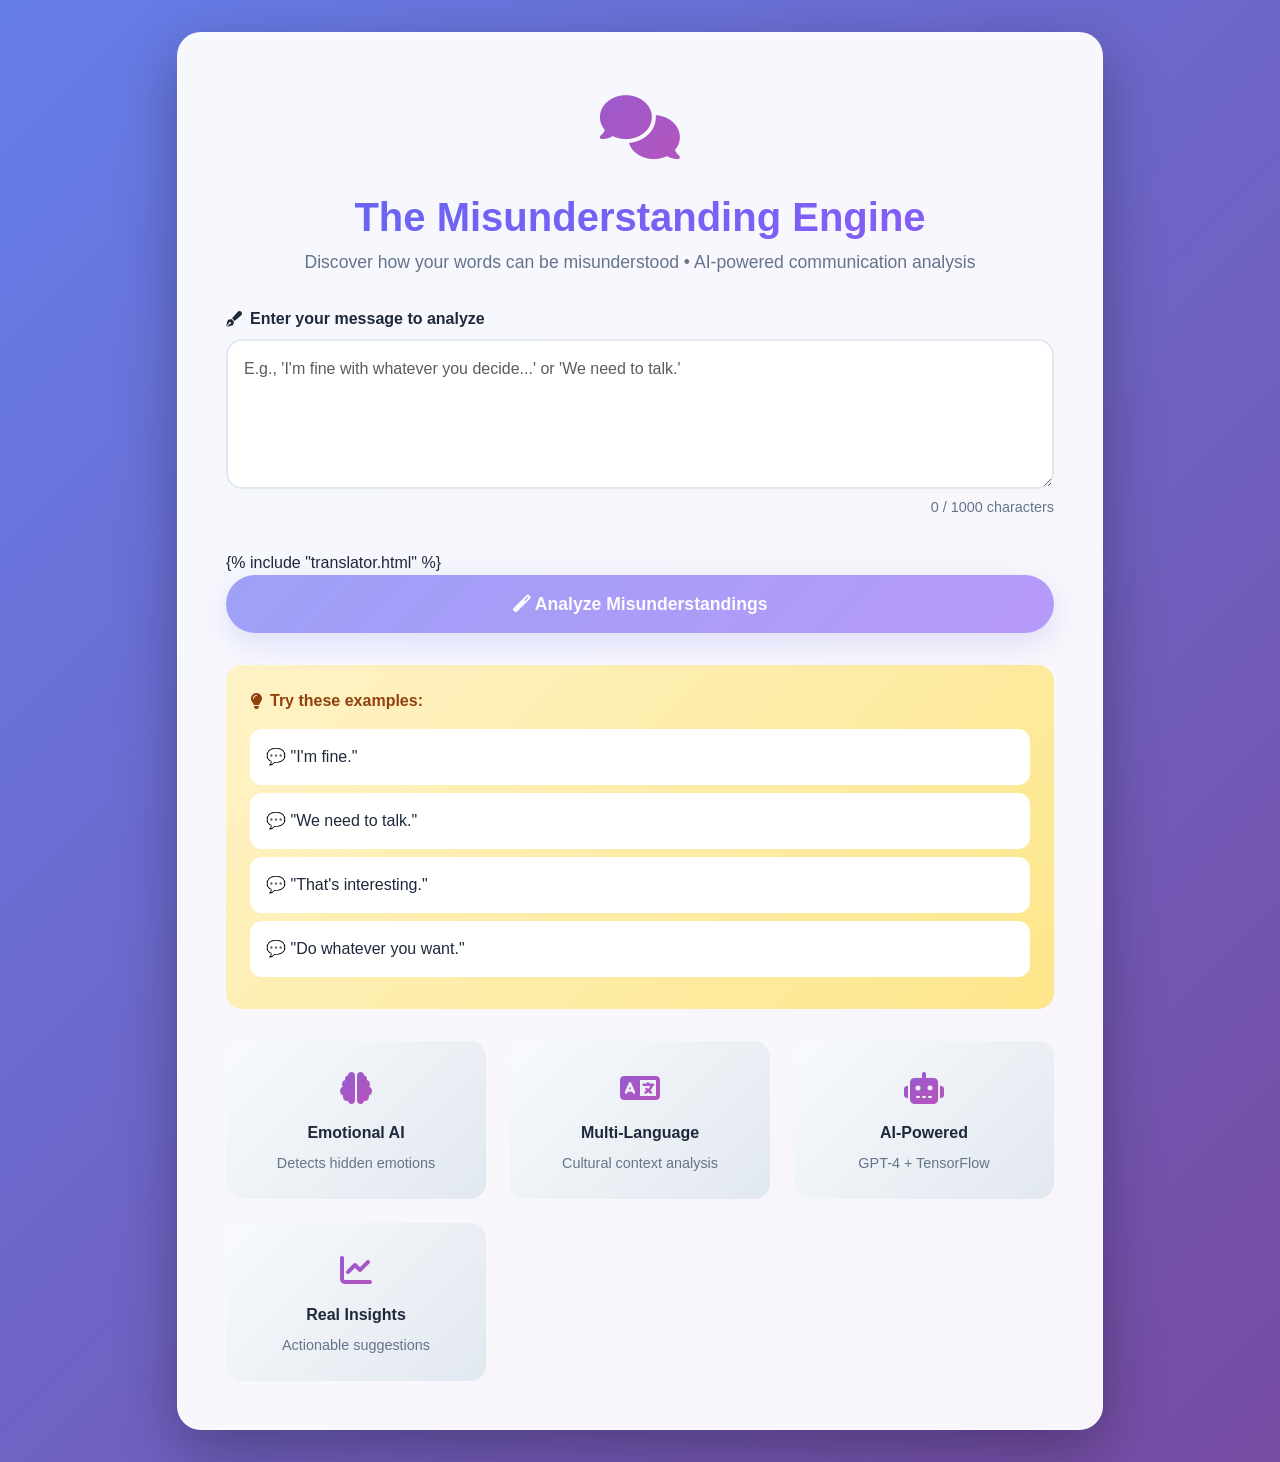
<file: templates/index.html>
<!DOCTYPE html>
<html lang="en">
<head>
    <meta charset="UTF-8">
    <meta name="viewport" content="width=device-width, initial-scale=1.0">
    <title>The Misunderstanding Engine - Decode Communication</title>
    <link href="https://cdnjs.cloudflare.com/ajax/libs/bootstrap/5.3.2/css/bootstrap.min.css" rel="stylesheet">
    <link href="https://cdnjs.cloudflare.com/ajax/libs/font-awesome/6.4.2/css/all.min.css" rel="stylesheet">
    <style>
        :root {
            --primary: #6366f1;
            --secondary: #8b5cf6;
            --accent: #ec4899;
            --dark: #1e293b;
            --light: #f8fafc;
        }

        * {
            margin: 0;
            padding: 0;
            box-sizing: border-box;
        }

        body {
            font-family: 'Inter', -apple-system, BlinkMacSystemFont, 'Segoe UI', sans-serif;
            background: linear-gradient(135deg, #667eea 0%, #764ba2 100%);
            min-height: 100vh;
            color: var(--dark);
        }

        .hero-section {
            min-height: 100vh;
            display: flex;
            align-items: center;
            padding: 2rem 0;
        }

        .glass-card {
            background: rgba(255, 255, 255, 0.95);
            backdrop-filter: blur(10px);
            border-radius: 24px;
            padding: 3rem;
            box-shadow: 0 20px 60px rgba(0, 0, 0, 0.3);
            border: 1px solid rgba(255, 255, 255, 0.5);
        }

        .logo-section {
            text-align: center;
            margin-bottom: 2rem;
        }

        .logo-icon {
            font-size: 4rem;
            background: linear-gradient(135deg, var(--primary), var(--accent));
            -webkit-background-clip: text;
            -webkit-text-fill-color: transparent;
            margin-bottom: 1rem;
            animation: float 3s ease-in-out infinite;
        }

        @keyframes float {
            0%, 100% { transform: translateY(0px); }
            50% { transform: translateY(-10px); }
        }

        h1 {
            font-size: 2.5rem;
            font-weight: 800;
            background: linear-gradient(135deg, var(--primary), var(--secondary));
            -webkit-background-clip: text;
            -webkit-text-fill-color: transparent;
            margin-bottom: 0.5rem;
        }

        .tagline {
            font-size: 1.1rem;
            color: #64748b;
            margin-bottom: 2rem;
        }

        .input-section {
            margin: 2rem 0;
        }

        .form-label {
            font-weight: 600;
            color: var(--dark);
            margin-bottom: 0.5rem;
            display: flex;
            align-items: center;
            gap: 0.5rem;
        }

        textarea.form-control {
            border: 2px solid #e2e8f0;
            border-radius: 16px;
            padding: 1rem;
            font-size: 1rem;
            transition: all 0.3s;
            min-height: 150px;
            resize: vertical;
        }

        textarea.form-control:focus {
            border-color: var(--primary);
            box-shadow: 0 0 0 4px rgba(99, 102, 241, 0.1);
            outline: none;
        }

        .analyze-btn {
            background: linear-gradient(135deg, var(--primary), var(--secondary));
            border: none;
            padding: 1rem 3rem;
            border-radius: 50px;
            color: white;
            font-weight: 600;
            font-size: 1.1rem;
            cursor: pointer;
            transition: all 0.3s;
            box-shadow: 0 10px 30px rgba(99, 102, 241, 0.3);
            width: 100%;
        }

        .analyze-btn:hover {
            transform: translateY(-2px);
            box-shadow: 0 15px 40px rgba(99, 102, 241, 0.4);
        }

        .analyze-btn:active {
            transform: translateY(0);
        }

        .analyze-btn:disabled {
            opacity: 0.6;
            cursor: not-allowed;
        }

        .features-grid {
            display: grid;
            grid-template-columns: repeat(auto-fit, minmax(200px, 1fr));
            gap: 1.5rem;
            margin-top: 2rem;
        }

        .feature-card {
            background: linear-gradient(135deg, #f8fafc, #e2e8f0);
            padding: 1.5rem;
            border-radius: 16px;
            text-align: center;
            transition: all 0.3s;
        }

        .feature-card:hover {
            transform: translateY(-5px);
            box-shadow: 0 10px 30px rgba(0, 0, 0, 0.1);
        }

        .feature-icon {
            font-size: 2rem;
            margin-bottom: 0.5rem;
            background: linear-gradient(135deg, var(--primary), var(--accent));
            -webkit-background-clip: text;
            -webkit-text-fill-color: transparent;
        }

        .feature-title {
            font-weight: 600;
            margin-bottom: 0.5rem;
            color: var(--dark);
        }

        .feature-desc {
            font-size: 0.9rem;
            color: #64748b;
        }

        .example-section {
            margin-top: 2rem;
            padding: 1.5rem;
            background: linear-gradient(135deg, #fef3c7, #fde68a);
            border-radius: 16px;
        }

        .example-title {
            font-weight: 600;
            color: #92400e;
            margin-bottom: 1rem;
            display: flex;
            align-items: center;
            gap: 0.5rem;
        }

        .example-item {
            background: white;
            padding: 1rem;
            border-radius: 12px;
            margin-bottom: 0.5rem;
            cursor: pointer;
            transition: all 0.3s;
        }

        .example-item:hover {
            transform: translateX(5px);
            box-shadow: 0 5px 15px rgba(0, 0, 0, 0.1);
        }

        .loading-spinner {
            display: none;
            text-align: center;
            margin: 1rem 0;
        }

        .spinner {
            border: 3px solid #f3f4f6;
            border-top: 3px solid var(--primary);
            border-radius: 50%;
            width: 40px;
            height: 40px;
            animation: spin 1s linear infinite;
            margin: 0 auto;
        }

        @keyframes spin {
            0% { transform: rotate(0deg); }
            100% { transform: rotate(360deg); }
        }

        .char-count {
            text-align: right;
            font-size: 0.9rem;
            color: #64748b;
            margin-top: 0.5rem;
        }

        @media (max-width: 768px) {
            h1 { font-size: 2rem; }
            .glass-card { padding: 1.5rem; }
            .features-grid { grid-template-columns: 1fr; }
        }
    </style>
</head>
<body>
    <div class="hero-section">
        <div class="container">
            <div class="row justify-content-center">
                <div class="col-lg-10">
                    <div class="glass-card">
                        <!-- Logo & Title -->
                        <div class="logo-section">
                            <div class="logo-icon">
                                <i class="fas fa-comments"></i>
                            </div>
                            <h1>The Misunderstanding Engine</h1>
                            <p class="tagline">
                                Discover how your words can be misunderstood • AI-powered communication analysis
                            </p>
                        </div>

                        <!-- Input Section -->
                        <div class="input-section">
                            <label class="form-label">
                                <i class="fas fa-pen-fancy"></i>
                                Enter your message to analyze
                            </label>
                            <textarea
                                id="textInput"
                                class="form-control"
                                placeholder="E.g., 'I'm fine with whatever you decide...' or 'We need to talk.'"
                                maxlength="1000"
                            ></textarea>
                            <div class="char-count">
                                <span id="charCount">0</span> / 1000 characters
                            </div>
                        </div>

                        {% include "translator.html" %}







                        <!-- Analyze Button -->
                        <button class="analyze-btn" id="analyzeBtn" disabled>
                            <i class="fas fa-magic"></i> Analyze Misunderstandings
                        </button>

                        <!-- Loading Spinner -->
                        <div class="loading-spinner" id="loadingSpinner">
                            <div class="spinner"></div>
                            <p style="margin-top: 1rem; color: #64748b;">Analyzing with AI...</p>
                        </div>

                        <!-- Quick Examples -->
                        <div class="example-section">
                            <div class="example-title">
                                <i class="fas fa-lightbulb"></i>
                                Try these examples:
                            </div>
                            <div class="example-item" onclick="fillExample('I\'m fine.')">
                                💬 "I'm fine."
                            </div>
                            <div class="example-item" onclick="fillExample('We need to talk.')">
                                💬 "We need to talk."
                            </div>
                            <div class="example-item" onclick="fillExample('That\'s interesting.')">
                                💬 "That's interesting."
                            </div>
                            <div class="example-item" onclick="fillExample('Do whatever you want.')">
                                💬 "Do whatever you want."
                            </div>
                        </div>

                        <!-- Features Grid -->
                        <div class="features-grid">
                            <div class="feature-card">
                                <div class="feature-icon">
                                    <i class="fas fa-brain"></i>
                                </div>
                                <div class="feature-title">Emotional AI</div>
                                <div class="feature-desc">Detects hidden emotions</div>
                            </div>
                            <div class="feature-card">
                                <div class="feature-icon">
                                    <i class="fas fa-language"></i>
                                </div>
                                <div class="feature-title">Multi-Language</div>
                                <div class="feature-desc">Cultural context analysis</div>
                            </div>
                            <div class="feature-card">
                                <div class="feature-icon">
                                    <i class="fas fa-robot"></i>
                                </div>
                                <div class="feature-title">AI-Powered</div>
                                <div class="feature-desc">GPT-4 + TensorFlow</div>
                            </div>
                            <div class="feature-card">
                                <div class="feature-icon">
                                    <i class="fas fa-chart-line"></i>
                                </div>
                                <div class="feature-title">Real Insights</div>
                                <div class="feature-desc">Actionable suggestions</div>
                            </div>
                        </div>
                    </div>
                </div>
            </div>
        </div>
    </div>

    <script src="https://cdnjs.cloudflare.com/ajax/libs/bootstrap/5.3.2/js/bootstrap.bundle.min.js"></script>
    <script>
        const textInput = document.getElementById('textInput');
        const charCount = document.getElementById('charCount');
        const analyzeBtn = document.getElementById('analyzeBtn');
        const loadingSpinner = document.getElementById('loadingSpinner');

        // Character counter
        textInput.addEventListener('input', function() {
            charCount.textContent = this.value.length;
            analyzeBtn.disabled = this.value.trim().length === 0;
        });

        // Fill example text
        function fillExample(text) {
            textInput.value = text;
            charCount.textContent = text.length;
            analyzeBtn.disabled = false;
            textInput.focus();
        }

        // Analyze button click
        analyzeBtn.addEventListener('click', async function() {
            const text = textInput.value.trim();

            if (!text) {
                alert('Please enter some text to analyze!');
                return;
            }

            // Show loading
            analyzeBtn.disabled = true;
            loadingSpinner.style.display = 'block';

            try {
                const response = await fetch('/analyze', {
                    method: 'POST',
                    headers: {
                        'Content-Type': 'application/json',
                    },
                    body: JSON.stringify({ text: text })
                });

                const data = await response.json();

                // Store results and redirect to analysis page
                sessionStorage.setItem('analysisResults', JSON.stringify(data));
                window.location.href = '/analysis';

            } catch (error) {
                console.error('Error:', error);
                alert('Oops! Something went wrong. Please try again.');
                loadingSpinner.style.display = 'none';
                analyzeBtn.disabled = false;
            }
        });

        // Enter key to analyze (Ctrl+Enter)
        textInput.addEventListener('keydown', function(e) {
            if (e.key === 'Enter' && e.ctrlKey) {
                analyzeBtn.click();
            }
        });
    </script>
<script>
document.getElementById("translator-btn").addEventListener("click", async () => {
  const srcEl = document.getElementById("translator-input");
  const tgtEl = document.getElementById("translator-target");
  const outEl = document.getElementById("translator-output");
  const analysisOutEl = document.getElementById("translator-analysis-output");

  const mainTextEl = document.getElementById("textInput");
  const charCountEl = document.getElementById("charCount");
  const analyzeBtnEl = document.getElementById("analyzeBtn");

  if (!srcEl || !tgtEl) { alert("Translator controls not found."); return; }

  const text = srcEl.value.trim();
  const target = tgtEl.value;
  if (!text) { alert("Paste text to translate."); return; }
  if (!target) { alert("Select a target language."); return; }

  // Translate-only endpoint (do not auto-analyze)
  try {
    const res = await fetch("/api/translate", {
      method: "POST",
      headers: {"Content-Type": "application/json"},
      body: JSON.stringify({ text, target })
    });
    const j = await res.json();

    if (!res.ok) {
      const err = j.error || j.analysis_error || JSON.stringify(j);
      if (outEl) outEl.textContent = err;
      if (analysisOutEl) { analysisOutEl.style.display = "block"; analysisOutEl.textContent = j.analysis_error || ""; }
      alert("Translation failed: " + err);
      return;
    }

    const payload = j.translation || j;
    const translated = payload.translated_text || payload.translatedText || "";

    // display translated text
    if (outEl) outEl.textContent = translated;
    const box = document.getElementById("translatedOutputBox");
    if (box) box.style.display = translated ? "block" : "none";
    const prov = document.getElementById("translationProvider");
    if (prov) prov.textContent = payload.used_provider || prov.textContent || "MyMemory/Lingo";

    // populate main analysis textarea WITHOUT triggering analysis
    if (mainTextEl && typeof translated === "string") {
      mainTextEl.value = translated;
      if (charCountEl) charCountEl.textContent = translated.length;
      if (analyzeBtnEl) analyzeBtnEl.disabled = translated.trim().length === 0;
    }
    // keep analysis-out cleared for now
    if (analysisOutEl) { analysisOutEl.style.display = "none"; analysisOutEl.textContent = ""; }

  } catch (e) {
    console.error("Translation error:", e);
    alert("Network error while translating: " + e.message);
  }
});
</script>





<script>
document.addEventListener("DOMContentLoaded", () => {
  console.log("[translator-final] scanning for translator UI…");

  // === FIND ELEMENTS REGARDLESS OF ID ===
  function find(...selectors) {
    for (const s of selectors) {
      const el =
        document.getElementById(s) ||
        document.querySelector("#" + s) ||
        document.querySelector("." + s) ||
        document.querySelector(`[name="${s}"]`);
      if (el) return el;
    }
    return null;
  }

  const srcText = find(
    "translationSourceText",
    "translator-input",
    "translation-source",
    "sourceText"
  );
  const targetSelect = find(
    "targetLanguageSelect",
    "translator-target",
    "target_lang",
    "targetLanguage"
  );
  const btnOnly = find(
    "translateOnlyBtn",
    "translate-only",
    "translator-btn",
    "btnTranslateOnly"
  );
  const btnAnalyze = find(
    "translateAndAnalyzeBtn",
    "translate-and-analyze",
    "btnTranslateAndAnalyze"
  );
  const translatedTextBox = find(
    "translatedText",
    "translator-output",
    "translatedTextOutput"
  );
  const translatedBox = find(
    "translatedOutputBox",
    "translator-output-box",
    "translatedOutput"
  );
  const provider = find("translationProvider");

  const mainText = document.getElementById("textInput");
  const mainCount = document.getElementById("charCount");
  const analyzeBtn = document.getElementById("analyzeBtn");

  if (!mainText) {
    console.error("[translator-final] ERROR: main #textInput not found");
    return;
  }

  function setMainText(text) {
    mainText.value = text;
    if (mainCount) mainCount.textContent = text.length;
    if (analyzeBtn) analyzeBtn.disabled = text.trim().length === 0;
    console.log("[translator-final] Populated main text:", text);
  }

  async function callAPI(runAnalysis = false) {
    if (!srcText || !targetSelect) {
      alert("Translator input or target selector missing on this page.");
      return;
    }

    const text = srcText.value.trim();
    const target = targetSelect.value.trim();
    if (!text || !target) {
      alert("Enter text & select target language.");
      return;
    }

    const endpoint = runAnalysis
      ? "/api/translate-and-analyze"
      : "/api/translate";

    try {
      const res = await fetch(endpoint, {
        method: "POST",
        headers: { "Content-Type": "application/json" },
        body: JSON.stringify({ text, target, run_analysis: runAnalysis }),
      });

      const json = await res.json();
      const payload = json.translation || json;

      const translated = payload.translated_text || payload.translatedText || "";
      if (translated) {
        if (translatedTextBox) translatedTextBox.textContent = translated;
        if (translatedBox) translatedBox.style.display = "block";
        if (provider)
          provider.textContent = payload.used_provider || "MyMemory";

        // PUT INTO MAIN ANALYSIS BOX
        setMainText(translated);
      }

      // Redirect on analysis
      if (runAnalysis && json.analysis) {
        sessionStorage.setItem("analysisResults", JSON.stringify(json));
        window.location.href = "/analysis";
      } else if (runAnalysis && json.analysis_error) {
        alert("Analysis error: " + json.analysis_error);
      }
    } catch (e) {
      console.error("[translator-final] API error", e);
      alert("Translation failed: " + e.message);
    }
  }

  // === WIRE BUTTONS ===
  if (btnOnly) {
    btnOnly.addEventListener("click", () => callAPI(false));
    console.log("[translator-final] Bound Translate Only button");
  } else {
    console.warn("[translator-final] No Translate Only button found");
  }

  if (btnAnalyze) {
    btnAnalyze.addEventListener("click", () => callAPI(true));
    console.log("[translator-final] Bound Translate & Analyze button");
  } else {
    console.warn("[translator-final] No Translate & Analyze button found");
  }

  console.log("[translator-final] Translator UI ready.");
});
</script>

</body>
</html>
</file>
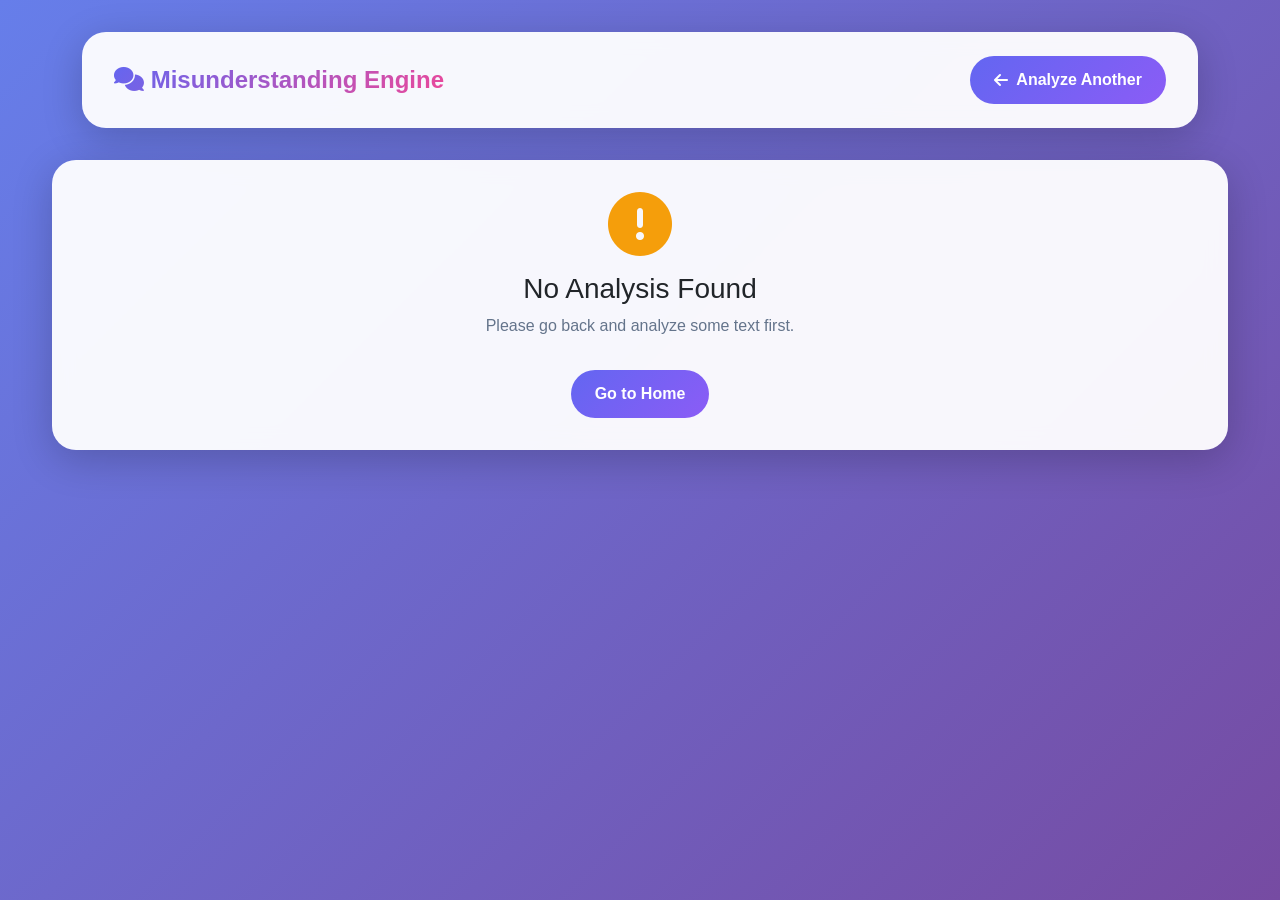
<file: templates/analysis.html>
<!DOCTYPE html>
<html lang="en">
<head>
  <meta charset="UTF-8" />
  <meta name="viewport" content="width=device-width, initial-scale=1.0" />
  <title>Analysis Results - Misunderstanding Engine</title>

  <!-- External Libraries -->
  <link href="https://cdnjs.cloudflare.com/ajax/libs/bootstrap/5.3.2/css/bootstrap.min.css" rel="stylesheet" />
  <link href="https://cdnjs.cloudflare.com/ajax/libs/font-awesome/6.4.2/css/all.min.css" rel="stylesheet" />

  <style>
    :root {
      --primary: #6366f1;
      --secondary: #8b5cf6;
      --accent: #ec4899;
      --success: #10b981;
      --warning: #f59e0b;
      --danger: #ef4444;
      --dark: #1e293b;
    }

    body {
      font-family: 'Inter', -apple-system, BlinkMacSystemFont, 'Segoe UI', sans-serif;
      background: linear-gradient(135deg, #667eea 0%, #764ba2 100%);
      min-height: 100vh;
      padding: 2rem 0;
    }

    .results-container {
      max-width: 1200px;
      margin: 0 auto;
    }

    .nav-header {
      background: rgba(255, 255, 255, 0.95);
      backdrop-filter: blur(10px);
      border-radius: 24px;
      padding: 1.5rem 2rem;
      margin-bottom: 2rem;
      display: flex;
      justify-content: space-between;
      align-items: center;
      box-shadow: 0 10px 40px rgba(0, 0, 0, 0.2);
    }

    .logo-mini {
      font-size: 1.5rem;
      font-weight: 800;
      background: linear-gradient(135deg, var(--primary), var(--accent));
      -webkit-background-clip: text;
      -webkit-text-fill-color: transparent;
    }

    .back-btn {
      background: linear-gradient(135deg, var(--primary), var(--secondary));
      border: none;
      padding: 0.75rem 1.5rem;
      border-radius: 50px;
      color: white;
      font-weight: 600;
      text-decoration: none;
      display: inline-flex;
      align-items: center;
      gap: 0.5rem;
      transition: all 0.3s;
    }

    .back-btn:hover {
      transform: translateY(-2px);
      color: white;
    }

    .card {
      background: rgba(255, 255, 255, 0.95);
      backdrop-filter: blur(10px);
      border-radius: 24px;
      border: none;
      box-shadow: 0 10px 40px rgba(0, 0, 0, 0.2);
      margin-bottom: 2rem;
      overflow: hidden;
    }

    .card-header {
      background: linear-gradient(135deg, var(--primary), var(--secondary));
      color: white;
      padding: 1.5rem 2rem;
      border: none;
      font-weight: 700;
      font-size: 1.3rem;
      display: flex;
      align-items: center;
      gap: 0.75rem;
    }

    .card-body {
      padding: 2rem;
    }

    .original-text {
      background: linear-gradient(135deg, #f8fafc, #e2e8f0);
      padding: 1.5rem;
      border-radius: 16px;
      border-left: 4px solid var(--primary);
      font-size: 1.1rem;
      margin-bottom: 1rem;
    }

    .score-grid {
      display: grid;
      grid-template-columns: repeat(auto-fit, minmax(250px, 1fr));
      gap: 1.5rem;
      margin: 2rem 0;
    }

    .score-card {
      background: linear-gradient(135deg, #fff7ed, #fed7aa);
      padding: 1.5rem;
      border-radius: 16px;
      text-align: center;
      position: relative;
      overflow: hidden;
    }

    .score-card.high {
      background: linear-gradient(135deg, #fee2e2, #fecaca);
    }

    .score-card.medium {
      background: linear-gradient(135deg, #fef3c7, #fde68a);
    }

    .score-card.low {
      background: linear-gradient(135deg, #dcfce7, #bbf7d0);
    }

    .score-card::before {
      content: '';
      position: absolute;
      top: 0;
      left: 0;
      right: 0;
      height: 4px;
    }

    .score-card.high::before {
      background: linear-gradient(90deg, var(--danger), #dc2626);
    }

    .score-card.medium::before {
      background: linear-gradient(90deg, var(--warning), #f59e0b);
    }

    .score-card.low::before {
      background: linear-gradient(90deg, var(--success), #10b981);
    }

    .score-value {
      font-size: 3rem;
      font-weight: 800;
      background: linear-gradient(135deg, var(--warning), var(--danger));
      -webkit-background-clip: text;
      -webkit-text-fill-color: transparent;
    }

    .score-label {
      font-size: 1rem;
      color: #92400e;
      font-weight: 600;
      margin-top: 0.5rem;
    }

    .misunderstanding-card {
      background: white;
      border-radius: 16px;
      padding: 1.5rem;
      margin-bottom: 1.5rem;
      border-left: 4px solid var(--danger);
      transition: all 0.3s;
    }

    .misunderstanding-card:hover {
      transform: translateX(5px);
      box-shadow: 0 10px 30px rgba(0, 0, 0, 0.1);
    }

    .misunderstanding-title {
      font-weight: 700;
      color: var(--danger);
      margin-bottom: 0.75rem;
      display: flex;
      align-items: center;
      gap: 0.5rem;
    }

    .misunderstanding-text {
      font-size: 1.05rem;
      color: var(--dark);
      margin-bottom: 1rem;
      padding: 1rem;
      background: #fef2f2;
      border-radius: 12px;
    }

    .likelihood-badge {
      display: inline-block;
      padding: 0.5rem 1rem;
      border-radius: 50px;
      font-weight: 600;
      font-size: 0.9rem;
    }

    .likelihood-high {
      background: linear-gradient(135deg, #fee2e2, #fecaca);
      color: #991b1b;
    }

    .likelihood-medium {
      background: linear-gradient(135deg, #fef3c7, #fde68a);
      color: #92400e;
    }

    .likelihood-low {
      background: linear-gradient(135deg, #dcfce7, #bbf7d0);
      color: #166534;
    }

    .improved-section {
      background: linear-gradient(135deg, #ecfdf5, #d1fae5);
      padding: 2rem;
      border-radius: 16px;
      border-left: 4px solid var(--success);
    }

    .improved-title {
      font-weight: 700;
      color: #065f46;
      margin-bottom: 1rem;
      display: flex;
      align-items: center;
      gap: 0.5rem;
      font-size: 1.2rem;
    }

    .improved-text {
      font-size: 1.1rem;
      color: var(--dark);
      padding: 1.5rem;
      background: white;
      border-radius: 12px;
      line-height: 1.7;
    }

    .emotion-badge {
      display: inline-flex;
      align-items: center;
      gap: 0.5rem;
      padding: 0.5rem 1rem;
      border-radius: 50px;
      font-weight: 600;
      margin: 0.25rem;
    }

    .loading-placeholder {
      text-align: center;
      padding: 3rem;
      color: white;
    }

    @media (max-width: 768px) {
      .nav-header {
        flex-direction: column;
        gap: 1rem;
      }

      .card-body {
        padding: 1.5rem;
      }
    }
  </style>
</head>

<body>
  <!-- Navigation -->
  <div class="container">
    <div class="nav-header">
      <div class="logo-mini">
        <i class="fas fa-comments"></i> Misunderstanding Engine
      </div>
      <a href="/" class="back-btn">
        <i class="fas fa-arrow-left"></i> Analyze Another
      </a>
    </div>
  </div>

  <!-- Results Container -->
  <div class="container results-container" id="resultsContainer">
    <div class="loading-placeholder">
      <div class="spinner-border text-light" role="status">
        <span class="visually-hidden">Loading...</span>
      </div>
      <p style="margin-top: 1rem;">Loading analysis results...</p>
    </div>
  </div>

  <script src="https://cdnjs.cloudflare.com/ajax/libs/bootstrap/5.3.2/js/bootstrap.bundle.min.js"></script>

  <script>
    // Load results from sessionStorage
    const results = JSON.parse(sessionStorage.getItem('analysisResults') || '{}');

    if (!results.original_text) {
      document.getElementById('resultsContainer').innerHTML = `
        <div class="card">
          <div class="card-body text-center">
            <i class="fas fa-exclamation-circle" style="font-size: 4rem; color: var(--warning);"></i>
            <h3 style="margin-top: 1rem;">No Analysis Found</h3>
            <p style="color: #64748b;">Please go back and analyze some text first.</p>
            <a href="/" class="back-btn" style="margin-top: 1rem;">Go to Home</a>
          </div>
        </div>
      `;
    } else {
      renderResults(results);
    }

    function renderResults(data) {
      const container = document.getElementById('resultsContainer');

      // Use real API data
      const emotion = data.emotion_analysis || {};
      const ambiguity = data.ambiguity_score || 5.0;
      const risk = data.misunderstanding_risk || 'MEDIUM';
      const misunderstandings = data.misunderstandings || [];
      const improved = data.improved_version || data.original_text;
      const clarity = data.clarity_improvement || 50;

      // Determine risk level class
      const riskClass = risk === 'HIGH' ? 'high' : risk === 'LOW' ? 'low' : 'medium';

      container.innerHTML = `
        <!-- Original Text Card -->
        <div class="card">
          <div class="card-header">
            <i class="fas fa-quote-left"></i>
            Your Original Message
          </div>
          <div class="card-body">
            <div class="original-text">
              "${data.original_text}"
            </div>

            <!-- Emotion Badges -->
            <div style="margin-top: 1rem;">
              <strong>Detected Emotions:</strong><br>
              ${(emotion.emotions || ['neutral'])
                .map(
                  (e) => `
                <span class="emotion-badge" style="background: linear-gradient(135deg, #fecaca, #fca5a5); color: #991b1b;">
                  <i class="fas fa-heart"></i> ${e}
                </span>`
                )
                .join('')}
            </div>
          </div>
        </div>

        <!-- Scores Card -->
        <div class="card">
          <div class="card-header">
            <i class="fas fa-chart-bar"></i>
            Communication Analysis Scores
          </div>
          <div class="card-body">
            <div class="score-grid">
              <div class="score-card ${riskClass}">
                <div class="score-value">${ambiguity.toFixed(1)}</div>
                <div class="score-label">Ambiguity Score</div>
                <small style="color: #92400e;">Out of 10</small>
              </div>

              <div class="score-card ${riskClass}">
                <div class="score-value">${(emotion.intensity || 5).toFixed(1)}</div>
                <div class="score-label">Emotional Intensity</div>
                <small style="color: #92400e;">${emotion.primary_emotion || 'neutral'}</small>
              </div>

              <div class="score-card ${riskClass}">
                <div class="score-value" style="font-size: 2rem;">${risk}</div>
                <div class="score-label">Misunderstanding Risk</div>
                <small style="color: #92400e;">Probability of confusion</small>
              </div>
            </div>
          </div>
        </div>

        <!-- Misunderstandings Card -->
        <div class="card">
          <div class="card-header">
            <i class="fas fa-exclamation-triangle"></i>
            Possible Misunderstandings
          </div>
          <div class="card-body">
            <p style="color: #64748b; margin-bottom: 2rem;">
              Here's how different people might misinterpret your message:
            </p>

            ${misunderstandings.length > 0 && typeof misunderstandings[0] === 'string'
              ? misunderstandings.map((mis, index) => `
                <div class="misunderstanding-card">
                  <div class="misunderstanding-title">
                    <i class="fas fa-user-slash"></i>
                    Misinterpretation #${index + 1}
                  </div>
                  <div class="misunderstanding-text">
                    "${mis}"
                  </div>
                </div>`
              ).join('')
              : '<p style="color: #64748b;">No specific misunderstandings detected for this message.</p>'}
          </div>
        </div>

        <!-- Improved Version Card -->
        <div class="card">
          <div class="card-header" style="background: linear-gradient(135deg, var(--success), #059669);">
            <i class="fas fa-check-circle"></i>
            Suggested Improvement
          </div>
          <div class="card-body">
            <div class="improved-section">
              <div class="improved-title">
                <i class="fas fa-magic"></i>
                Here's a clearer way to express this:
              </div>
              <div class="improved-text">
                "${improved}"
              </div>

              <div style="margin-top: 1.5rem; padding: 1rem; background: white; border-radius: 12px;">
                <strong style="color: var(--success);">
                  <i class="fas fa-arrow-up"></i>
                  ${clarity}% improvement in clarity
                </strong>
                <p style="color: #64748b; margin: 0.5rem 0 0 0;">
                  This version reduces ambiguity and makes your intent clearer.
                </p>
              </div>
            </div>
          </div>
        </div>

        <!-- Tips Card -->
        <div class="card">
          <div class="card-header">
            <i class="fas fa-lightbulb"></i>
            Communication Tips
          </div>
          <div class="card-body">
            <div style="display: grid; gap: 1rem;">
              <div style="padding: 1rem; background: #f8fafc; border-radius: 12px; border-left: 4px solid var(--primary);">
                <strong><i class="fas fa-check-circle" style="color: var(--success);"></i> Be Direct:</strong>
                <p style="margin: 0.5rem 0 0 0; color: #64748b;">
                  Replace ambiguous phrases with clear statements about your preferences.
                </p>
              </div>

              <div style="padding: 1rem; background: #f8fafc; border-radius: 12px; border-left: 4px solid var(--secondary);">
                <strong><i class="fas fa-heart" style="color: var(--accent);"></i> Express Emotions:</strong>
                <p style="margin: 0.5rem 0 0 0; color: #64748b;">
                  Don't hide feelings behind neutral language. Share what you're actually feeling.
                </p>
              </div>

              <div style="padding: 1rem; background: #f8fafc; border-radius: 12px; border-left: 4px solid var(--accent);">
                <strong><i class="fas fa-comments" style="color: var(--primary);"></i> Invite Dialogue:</strong>
                <p style="margin: 0.5rem 0 0 0; color: #64748b;">
                  End with an opening for discussion rather than closing the conversation.
                </p>
              </div>
            </div>
          </div>
        </div>
      `;
    }
  </script>
</body>
</html>
</file>
